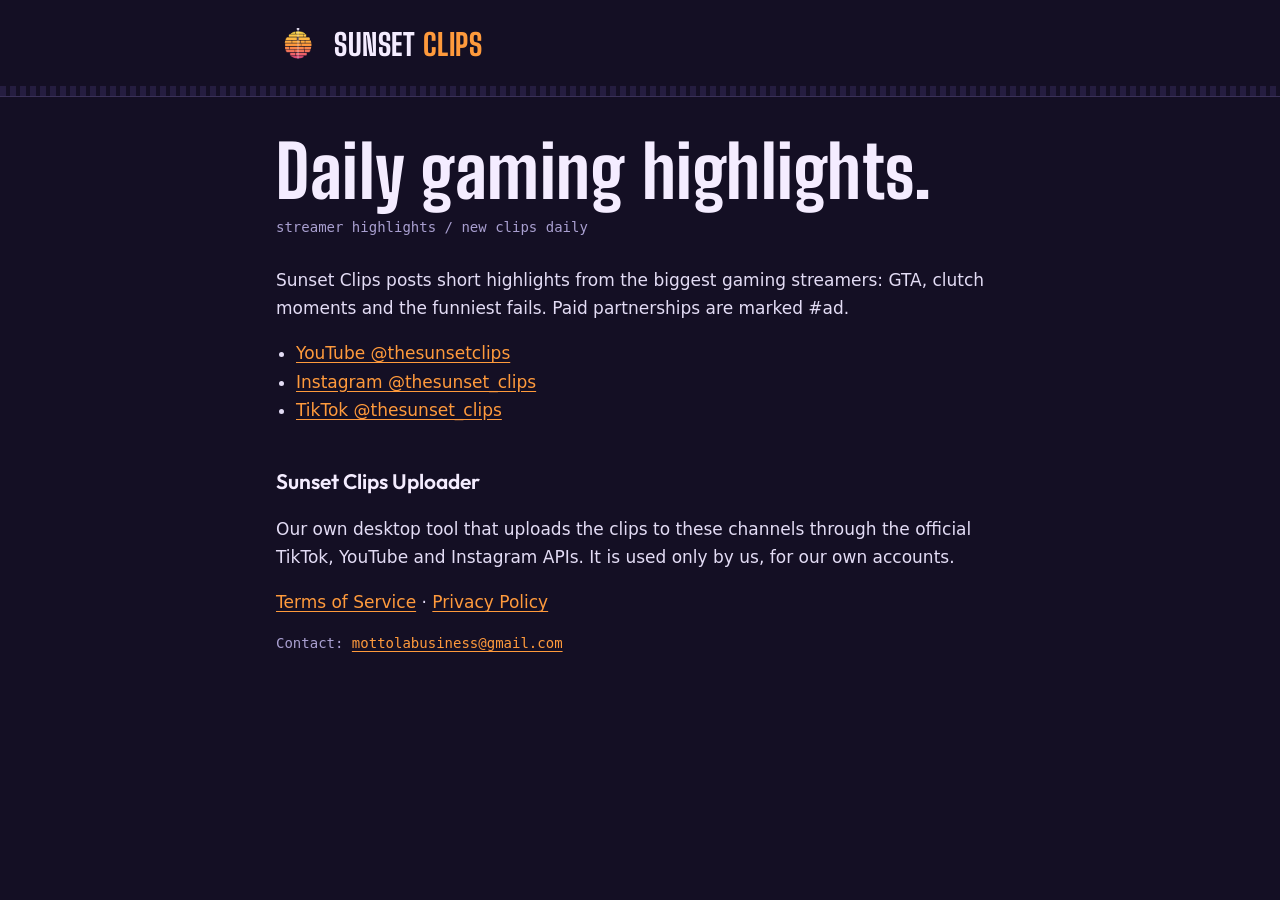
<file: index.html>
<!doctype html>
<html lang="en">
<head>
<meta charset="utf-8">
<meta name="viewport" content="width=device-width, initial-scale=1">
<title>Sunset Clips</title>
<link rel="icon" href="icon.png">
<link rel="stylesheet" href="style.css">
</head>
<body>
<header><div class="bar"><img src="icon.png" alt=""><a href="./">SUNSET <span>CLIPS</span></a></div></header>
<main>
<h1>Daily gaming highlights.</h1>
<p class="meta">streamer highlights / new clips daily</p>
<p>Sunset Clips posts short highlights from the biggest gaming streamers: GTA, clutch moments and the funniest fails. Paid partnerships are marked #ad.</p>
<ul>
<li><a href="https://www.youtube.com/@thesunsetclips">YouTube @thesunsetclips</a></li>
<li><a href="https://www.instagram.com/thesunset_clips/">Instagram @thesunset_clips</a></li>
<li><a href="https://www.tiktok.com/@thesunset_clips">TikTok @thesunset_clips</a></li>
</ul>
<h2>Sunset Clips Uploader</h2>
<p>Our own desktop tool that uploads the clips to these channels through the official TikTok, YouTube and Instagram APIs. It is used only by us, for our own accounts.</p>
<p><a href="terms.html">Terms of Service</a> · <a href="privacy.html">Privacy Policy</a></p>
<p class="meta">Contact: <a href="mailto:mottolabusiness@gmail.com">mottolabusiness@gmail.com</a></p>
</main>
</body>
</html>
</file>
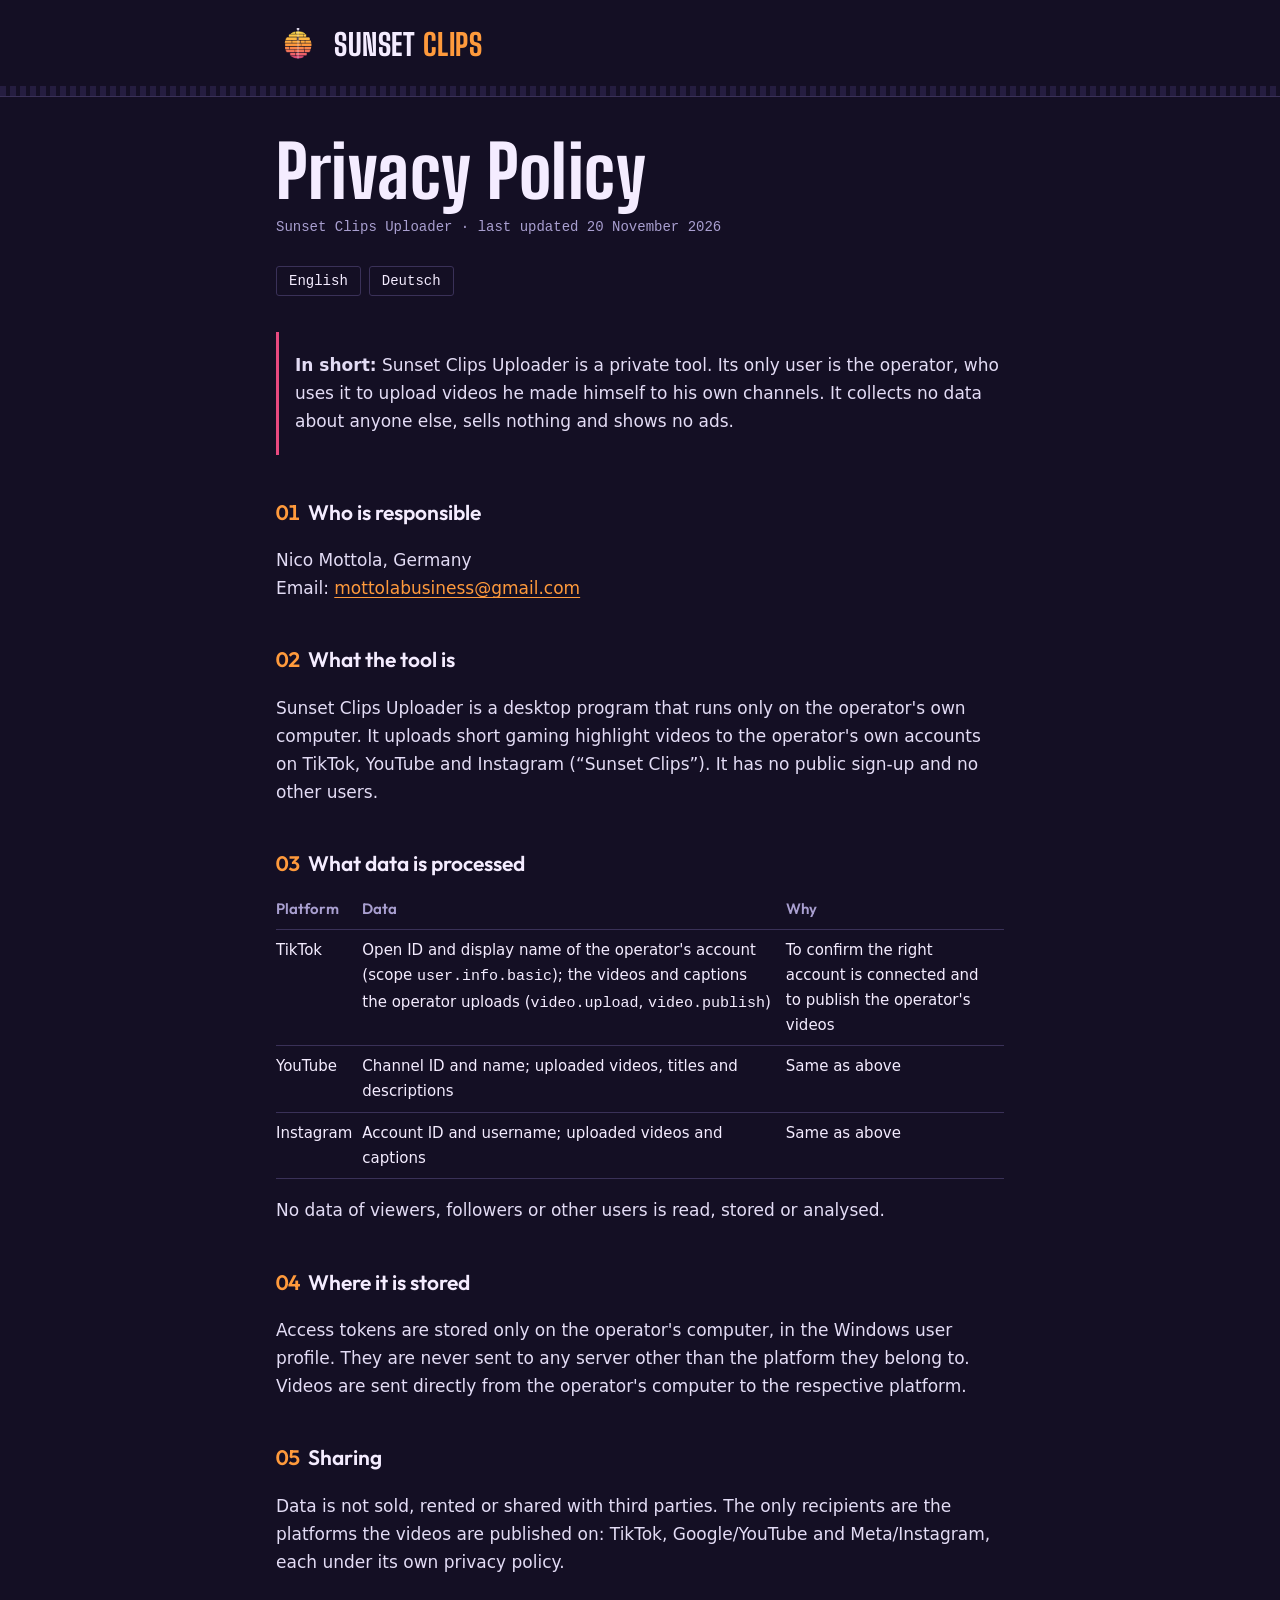
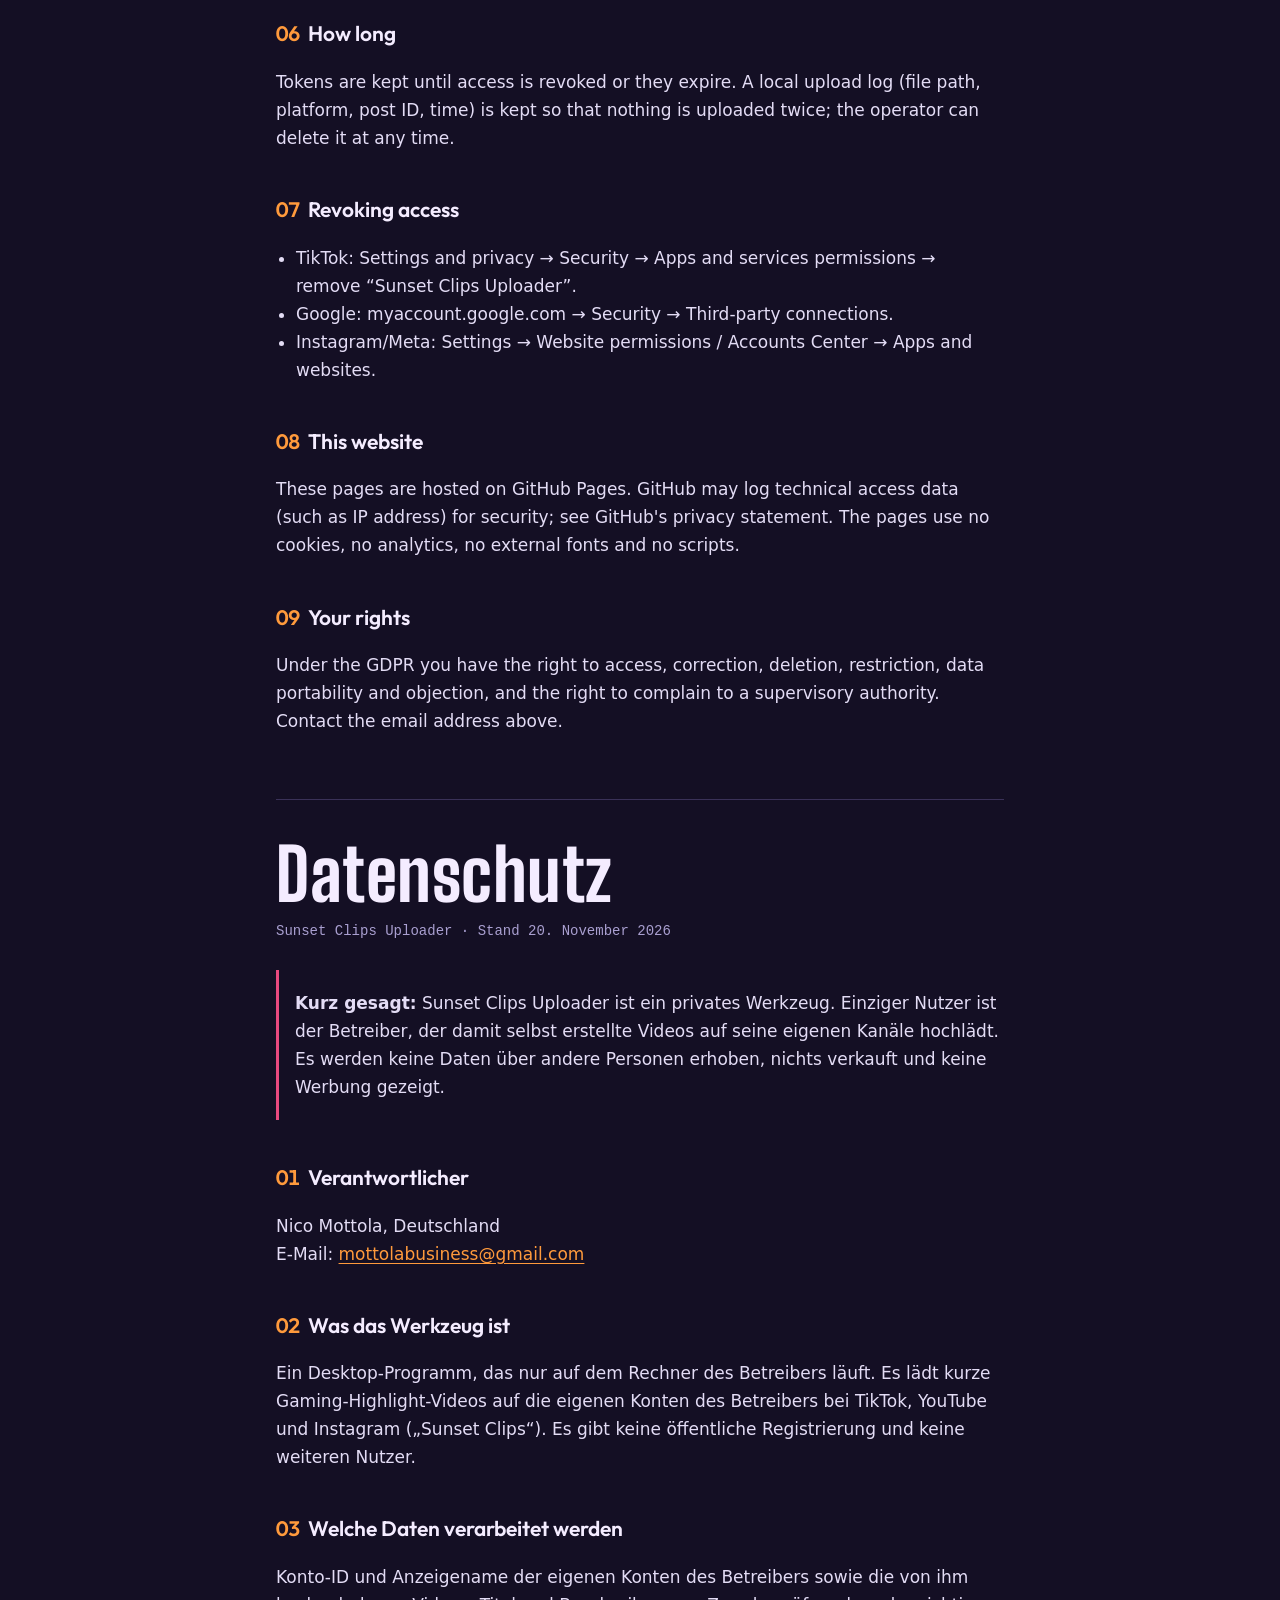
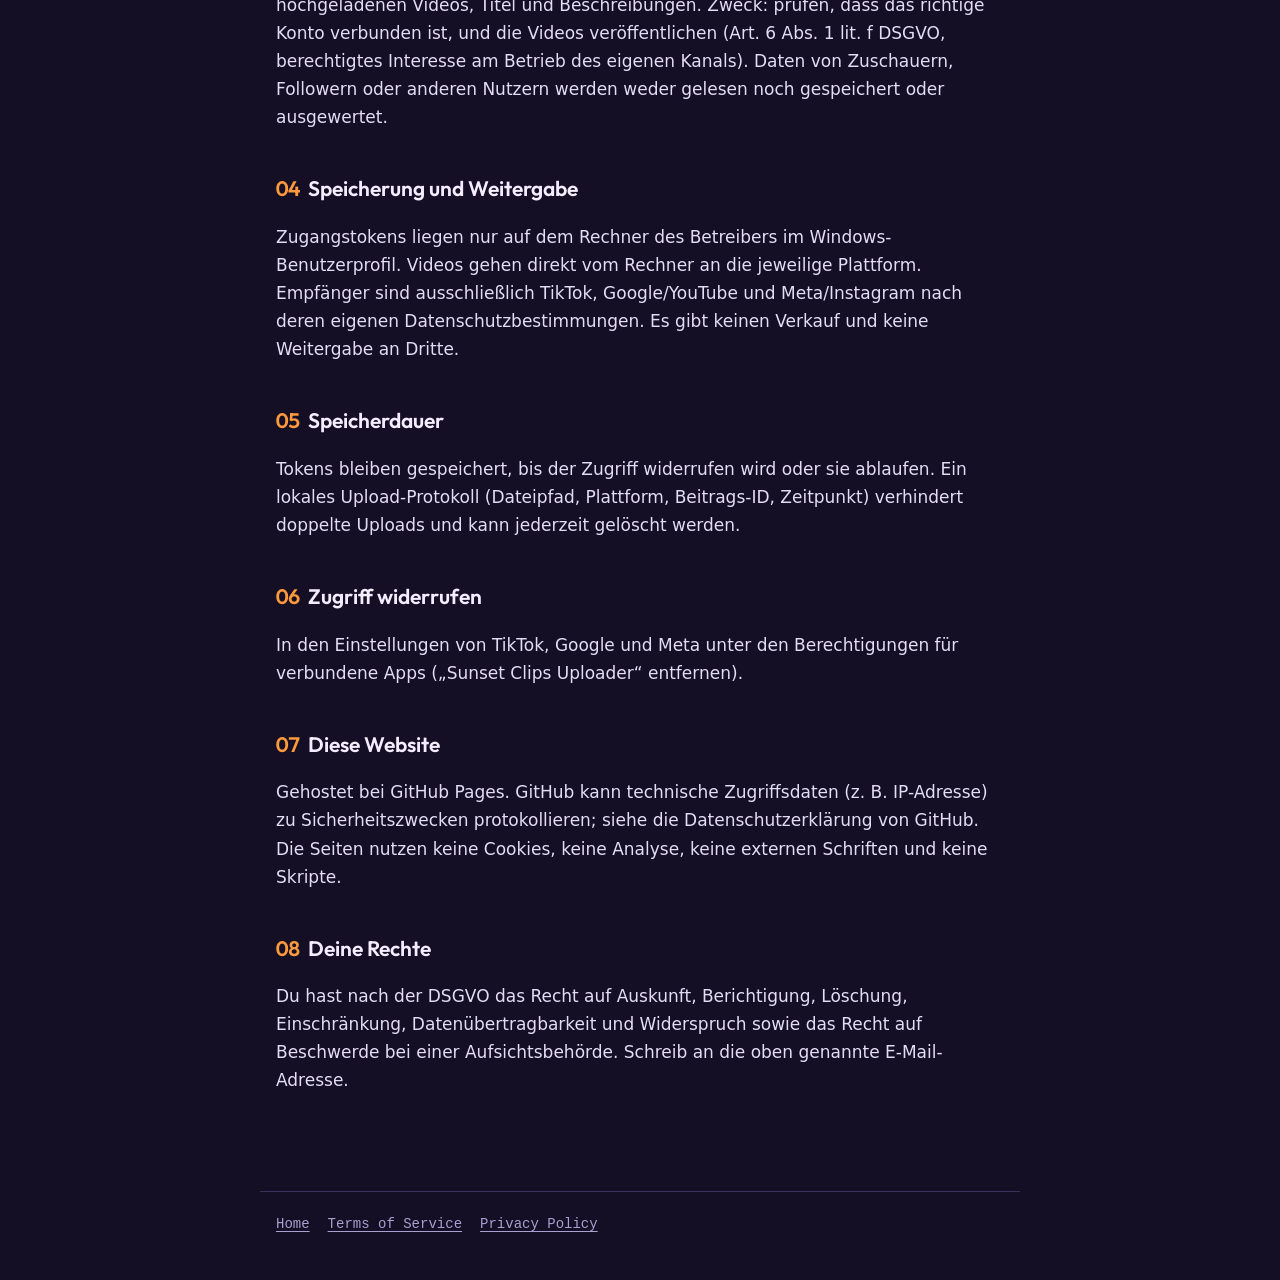
<file: privacy.html>
<!doctype html>
<html lang="en">
<head>
<meta charset="utf-8">
<meta name="viewport" content="width=device-width, initial-scale=1">
<title>Privacy Policy – Sunset Clips</title>
<link rel="icon" href="icon.png">
<link rel="stylesheet" href="style.css">
</head>
<body>
<header><div class="bar"><img src="icon.png" alt=""><a href="./">SUNSET <span>CLIPS</span></a></div></header>
<main>
<h1>Privacy Policy</h1>
<p class="meta">Sunset Clips Uploader · last updated 20 November 2026</p>
<nav class="lang"><a href="#en">English</a><a href="#de">Deutsch</a></nav>

<section id="en">
<div class="box"><p><strong>In short:</strong> Sunset Clips Uploader is a private tool. Its only user is the operator, who uses it to upload videos he made himself to his own channels. It collects no data about anyone else, sells nothing and shows no ads.</p></div>

<h2><span class="n">01</span>Who is responsible</h2>
<p>Nico Mottola, Germany<br>Email: <a href="mailto:mottolabusiness@gmail.com">mottolabusiness@gmail.com</a></p>

<h2><span class="n">02</span>What the tool is</h2>
<p>Sunset Clips Uploader is a desktop program that runs only on the operator's own computer. It uploads short gaming highlight videos to the operator's own accounts on TikTok, YouTube and Instagram (“Sunset Clips”). It has no public sign-up and no other users.</p>

<h2><span class="n">03</span>What data is processed</h2>
<table>
<tr><th>Platform</th><th>Data</th><th>Why</th></tr>
<tr><td>TikTok</td><td>Open ID and display name of the operator's account (scope <code>user.info.basic</code>); the videos and captions the operator uploads (<code>video.upload</code>, <code>video.publish</code>)</td><td>To confirm the right account is connected and to publish the operator's videos</td></tr>
<tr><td>YouTube</td><td>Channel ID and name; uploaded videos, titles and descriptions</td><td>Same as above</td></tr>
<tr><td>Instagram</td><td>Account ID and username; uploaded videos and captions</td><td>Same as above</td></tr>
</table>
<p>No data of viewers, followers or other users is read, stored or analysed.</p>

<h2><span class="n">04</span>Where it is stored</h2>
<p>Access tokens are stored only on the operator's computer, in the Windows user profile. They are never sent to any server other than the platform they belong to. Videos are sent directly from the operator's computer to the respective platform.</p>

<h2><span class="n">05</span>Sharing</h2>
<p>Data is not sold, rented or shared with third parties. The only recipients are the platforms the videos are published on: TikTok, Google/YouTube and Meta/Instagram, each under its own privacy policy.</p>

<h2><span class="n">06</span>How long</h2>
<p>Tokens are kept until access is revoked or they expire. A local upload log (file path, platform, post ID, time) is kept so that nothing is uploaded twice; the operator can delete it at any time.</p>

<h2><span class="n">07</span>Revoking access</h2>
<ul>
<li>TikTok: Settings and privacy → Security → Apps and services permissions → remove “Sunset Clips Uploader”.</li>
<li>Google: myaccount.google.com → Security → Third-party connections.</li>
<li>Instagram/Meta: Settings → Website permissions / Accounts Center → Apps and websites.</li>
</ul>

<h2><span class="n">08</span>This website</h2>
<p>These pages are hosted on GitHub Pages. GitHub may log technical access data (such as IP address) for security; see GitHub's privacy statement. The pages use no cookies, no analytics, no external fonts and no scripts.</p>

<h2><span class="n">09</span>Your rights</h2>
<p>Under the GDPR you have the right to access, correction, deletion, restriction, data portability and objection, and the right to complain to a supervisory authority. Contact the email address above.</p>
</section>

<hr>

<section id="de" lang="de">
<h1>Datenschutz</h1>
<p class="meta">Sunset Clips Uploader · Stand 20. November 2026</p>
<div class="box"><p><strong>Kurz gesagt:</strong> Sunset Clips Uploader ist ein privates Werkzeug. Einziger Nutzer ist der Betreiber, der damit selbst erstellte Videos auf seine eigenen Kanäle hochlädt. Es werden keine Daten über andere Personen erhoben, nichts verkauft und keine Werbung gezeigt.</p></div>

<h2><span class="n">01</span>Verantwortlicher</h2>
<p>Nico Mottola, Deutschland<br>E-Mail: <a href="mailto:mottolabusiness@gmail.com">mottolabusiness@gmail.com</a></p>

<h2><span class="n">02</span>Was das Werkzeug ist</h2>
<p>Ein Desktop-Programm, das nur auf dem Rechner des Betreibers läuft. Es lädt kurze Gaming-Highlight-Videos auf die eigenen Konten des Betreibers bei TikTok, YouTube und Instagram („Sunset Clips“). Es gibt keine öffentliche Registrierung und keine weiteren Nutzer.</p>

<h2><span class="n">03</span>Welche Daten verarbeitet werden</h2>
<p>Konto-ID und Anzeigename der eigenen Konten des Betreibers sowie die von ihm hochgeladenen Videos, Titel und Beschreibungen. Zweck: prüfen, dass das richtige Konto verbunden ist, und die Videos veröffentlichen (Art. 6 Abs. 1 lit. f DSGVO, berechtigtes Interesse am Betrieb des eigenen Kanals). Daten von Zuschauern, Followern oder anderen Nutzern werden weder gelesen noch gespeichert oder ausgewertet.</p>

<h2><span class="n">04</span>Speicherung und Weitergabe</h2>
<p>Zugangstokens liegen nur auf dem Rechner des Betreibers im Windows-Benutzerprofil. Videos gehen direkt vom Rechner an die jeweilige Plattform. Empfänger sind ausschließlich TikTok, Google/YouTube und Meta/Instagram nach deren eigenen Datenschutzbestimmungen. Es gibt keinen Verkauf und keine Weitergabe an Dritte.</p>

<h2><span class="n">05</span>Speicherdauer</h2>
<p>Tokens bleiben gespeichert, bis der Zugriff widerrufen wird oder sie ablaufen. Ein lokales Upload-Protokoll (Dateipfad, Plattform, Beitrags-ID, Zeitpunkt) verhindert doppelte Uploads und kann jederzeit gelöscht werden.</p>

<h2><span class="n">06</span>Zugriff widerrufen</h2>
<p>In den Einstellungen von TikTok, Google und Meta unter den Berechtigungen für verbundene Apps („Sunset Clips Uploader“ entfernen).</p>

<h2><span class="n">07</span>Diese Website</h2>
<p>Gehostet bei GitHub Pages. GitHub kann technische Zugriffsdaten (z. B. IP-Adresse) zu Sicherheitszwecken protokollieren; siehe die Datenschutzerklärung von GitHub. Die Seiten nutzen keine Cookies, keine Analyse, keine externen Schriften und keine Skripte.</p>

<h2><span class="n">08</span>Deine Rechte</h2>
<p>Du hast nach der DSGVO das Recht auf Auskunft, Berichtigung, Löschung, Einschränkung, Datenübertragbarkeit und Widerspruch sowie das Recht auf Beschwerde bei einer Aufsichtsbehörde. Schreib an die oben genannte E-Mail-Adresse.</p>
</section>
</main>
<footer><a href="./">Home</a><a href="terms.html">Terms of Service</a><a href="privacy.html">Privacy Policy</a></footer>
</body>
</html>
</file>
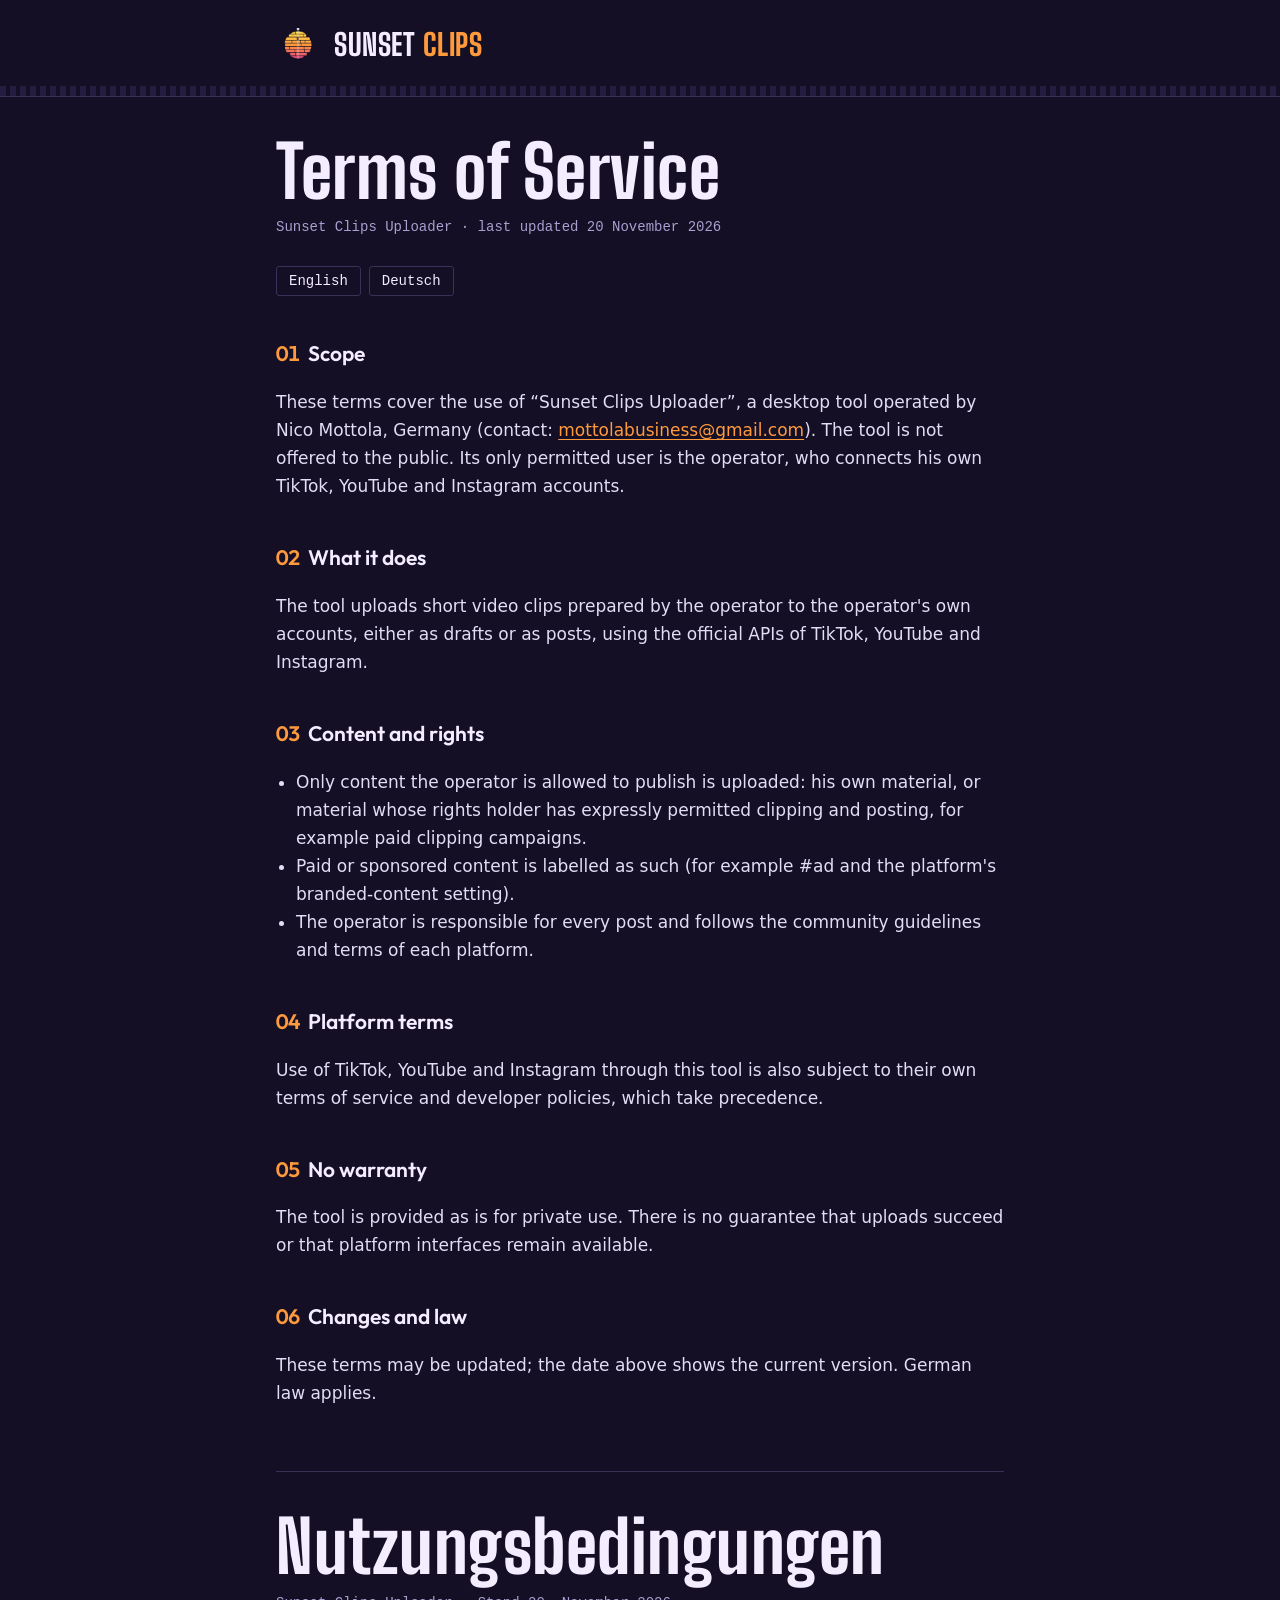
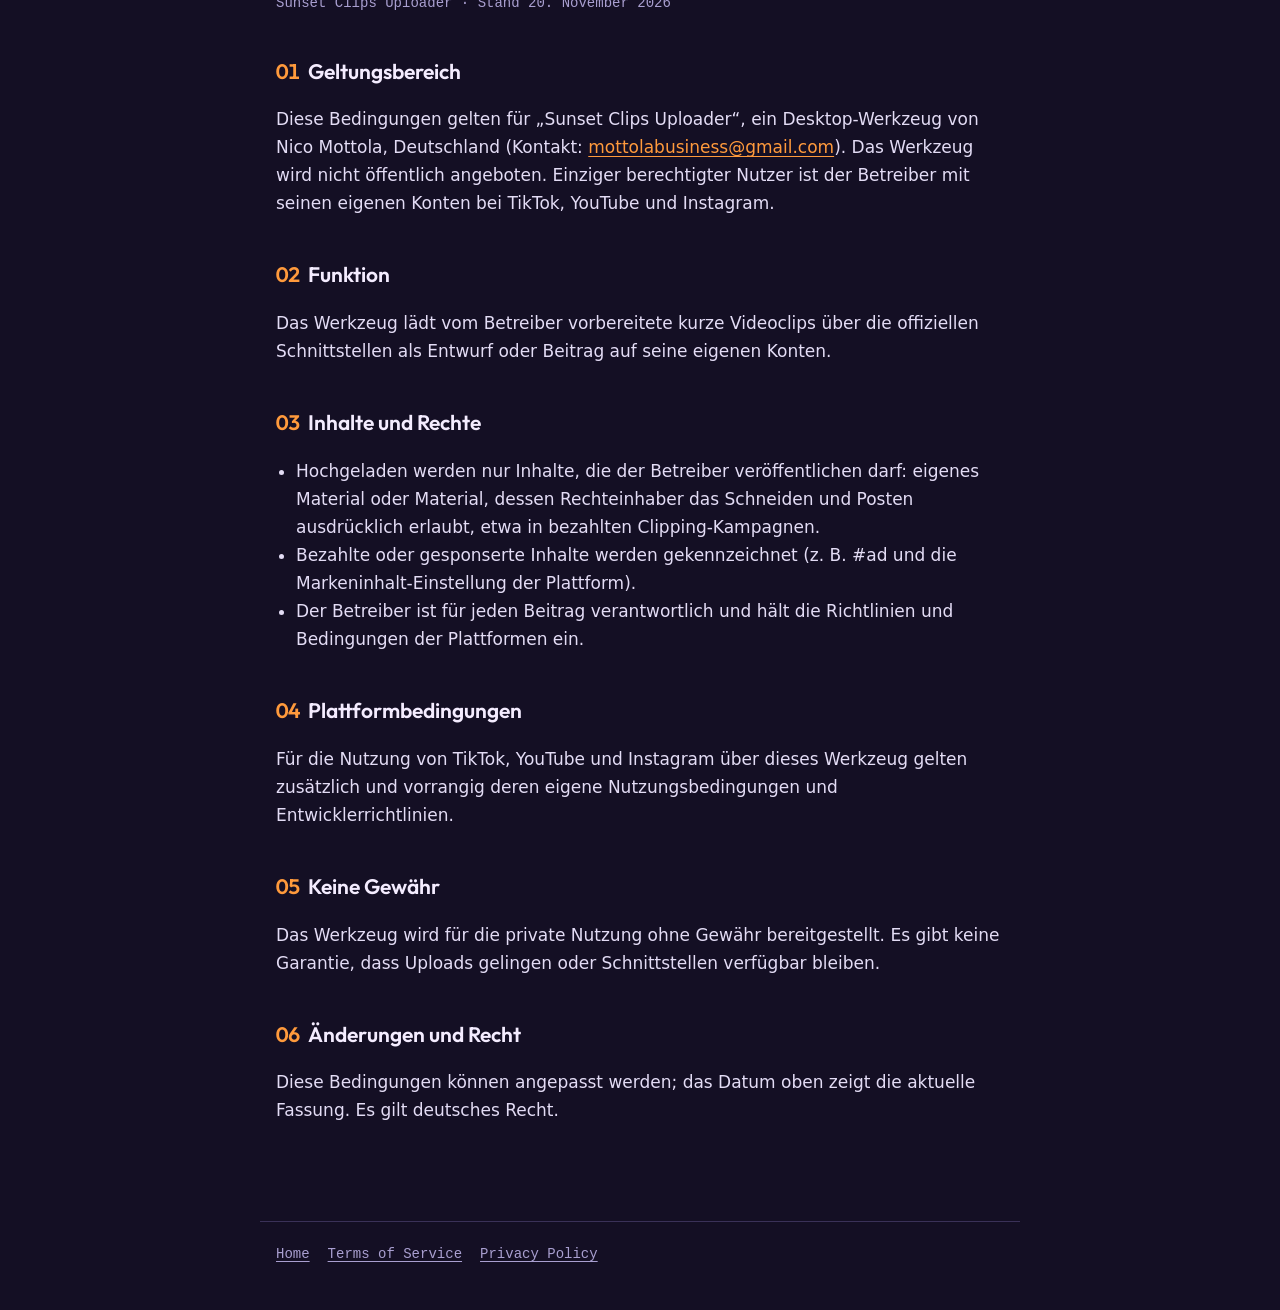
<file: terms.html>
<!doctype html>
<html lang="en">
<head>
<meta charset="utf-8">
<meta name="viewport" content="width=device-width, initial-scale=1">
<title>Terms of Service – Sunset Clips</title>
<link rel="icon" href="icon.png">
<link rel="stylesheet" href="style.css">
</head>
<body>
<header><div class="bar"><img src="icon.png" alt=""><a href="./">SUNSET <span>CLIPS</span></a></div></header>
<main>
<h1>Terms of Service</h1>
<p class="meta">Sunset Clips Uploader · last updated 20 November 2026</p>
<nav class="lang"><a href="#en">English</a><a href="#de">Deutsch</a></nav>

<section id="en">
<h2><span class="n">01</span>Scope</h2>
<p>These terms cover the use of “Sunset Clips Uploader”, a desktop tool operated by Nico Mottola, Germany (contact: <a href="mailto:mottolabusiness@gmail.com">mottolabusiness@gmail.com</a>). The tool is not offered to the public. Its only permitted user is the operator, who connects his own TikTok, YouTube and Instagram accounts.</p>

<h2><span class="n">02</span>What it does</h2>
<p>The tool uploads short video clips prepared by the operator to the operator's own accounts, either as drafts or as posts, using the official APIs of TikTok, YouTube and Instagram.</p>

<h2><span class="n">03</span>Content and rights</h2>
<ul>
<li>Only content the operator is allowed to publish is uploaded: his own material, or material whose rights holder has expressly permitted clipping and posting, for example paid clipping campaigns.</li>
<li>Paid or sponsored content is labelled as such (for example #ad and the platform's branded-content setting).</li>
<li>The operator is responsible for every post and follows the community guidelines and terms of each platform.</li>
</ul>

<h2><span class="n">04</span>Platform terms</h2>
<p>Use of TikTok, YouTube and Instagram through this tool is also subject to their own terms of service and developer policies, which take precedence.</p>

<h2><span class="n">05</span>No warranty</h2>
<p>The tool is provided as is for private use. There is no guarantee that uploads succeed or that platform interfaces remain available.</p>

<h2><span class="n">06</span>Changes and law</h2>
<p>These terms may be updated; the date above shows the current version. German law applies.</p>
</section>

<hr>

<section id="de" lang="de">
<h1>Nutzungsbedingungen</h1>
<p class="meta">Sunset Clips Uploader · Stand 20. November 2026</p>

<h2><span class="n">01</span>Geltungsbereich</h2>
<p>Diese Bedingungen gelten für „Sunset Clips Uploader“, ein Desktop-Werkzeug von Nico Mottola, Deutschland (Kontakt: <a href="mailto:mottolabusiness@gmail.com">mottolabusiness@gmail.com</a>). Das Werkzeug wird nicht öffentlich angeboten. Einziger berechtigter Nutzer ist der Betreiber mit seinen eigenen Konten bei TikTok, YouTube und Instagram.</p>

<h2><span class="n">02</span>Funktion</h2>
<p>Das Werkzeug lädt vom Betreiber vorbereitete kurze Videoclips über die offiziellen Schnittstellen als Entwurf oder Beitrag auf seine eigenen Konten.</p>

<h2><span class="n">03</span>Inhalte und Rechte</h2>
<ul>
<li>Hochgeladen werden nur Inhalte, die der Betreiber veröffentlichen darf: eigenes Material oder Material, dessen Rechteinhaber das Schneiden und Posten ausdrücklich erlaubt, etwa in bezahlten Clipping-Kampagnen.</li>
<li>Bezahlte oder gesponserte Inhalte werden gekennzeichnet (z. B. #ad und die Markeninhalt-Einstellung der Plattform).</li>
<li>Der Betreiber ist für jeden Beitrag verantwortlich und hält die Richtlinien und Bedingungen der Plattformen ein.</li>
</ul>

<h2><span class="n">04</span>Plattformbedingungen</h2>
<p>Für die Nutzung von TikTok, YouTube und Instagram über dieses Werkzeug gelten zusätzlich und vorrangig deren eigene Nutzungsbedingungen und Entwicklerrichtlinien.</p>

<h2><span class="n">05</span>Keine Gewähr</h2>
<p>Das Werkzeug wird für die private Nutzung ohne Gewähr bereitgestellt. Es gibt keine Garantie, dass Uploads gelingen oder Schnittstellen verfügbar bleiben.</p>

<h2><span class="n">06</span>Änderungen und Recht</h2>
<p>Diese Bedingungen können angepasst werden; das Datum oben zeigt die aktuelle Fassung. Es gilt deutsches Recht.</p>
</section>
</main>
<footer><a href="./">Home</a><a href="terms.html">Terms of Service</a><a href="privacy.html">Privacy Policy</a></footer>
</body>
</html>
</file>
<file: style.css>
/* Sunset Clips – Rechtstexte. Keine externen Schriften, keine Skripte, keine Tracker. */
@font-face { font-family: "Big Shoulders"; src: url("fonts/big-shoulders-display-latin-800-normal.ttf") format("truetype"); font-weight: 800; font-display: swap; }
@font-face { font-family: "Outfit"; src: url("fonts/outfit-latin-600-normal.ttf") format("truetype"); font-weight: 600; font-display: swap; }

:root {
  --night: #140f24;
  --track: #251d40;
  --ink: #f4ecff;
  --muted: #a99fd0;
  --sun: #ff9a3c;
  --pink: #e9497f;
  --line: #3a3158;
}

* { box-sizing: border-box; }
html { background: var(--night); color: var(--ink); }
body {
  margin: 0;
  font: 17px/1.65 system-ui, -apple-system, "Segoe UI", Roboto, sans-serif;
  -webkit-text-size-adjust: 100%;
}

/* Kopf: Sonne + Name auf einer Schnittspur, wie im Banner */
header {
  border-bottom: 1px solid var(--line);
  background:
    repeating-linear-gradient(90deg, transparent 0 6px, var(--night) 6px 10px),
    linear-gradient(var(--track), var(--track));
  background-size: 100% 10px, 100% 10px;
  background-position: 0 100%, 0 100%;
  background-repeat: no-repeat;
}
.bar { max-width: 760px; margin: 0 auto; padding: 22px 16px 30px; display: flex; align-items: center; gap: 14px; }
.bar img { width: 44px; height: 44px; border-radius: 50%; }
.bar a { color: var(--ink); text-decoration: none; font-family: "Big Shoulders", system-ui, sans-serif; font-weight: 800; font-size: 30px; letter-spacing: .5px; line-height: 1; }
.bar a span { color: var(--sun); }

main { max-width: 760px; margin: 0 auto; padding: 40px 16px 80px; }
h1 { font-family: "Big Shoulders", system-ui, sans-serif; font-weight: 800; font-size: clamp(44px, 9vw, 72px); line-height: .95; margin: 0 0 12px; letter-spacing: .5px; }
h2 { font-family: "Outfit", system-ui, sans-serif; font-weight: 600; font-size: 21px; margin: 40px 0 8px; }
h2 .n { color: var(--sun); font-variant-numeric: tabular-nums; margin-right: 8px; }
p, li { color: #e3dcf5; }
ul { padding-left: 20px; }
a { color: var(--sun); text-underline-offset: 3px; }
.meta { font: 14px/1.5 ui-monospace, "Cascadia Mono", Consolas, monospace; color: var(--muted); margin: 0 0 28px; }
.lang { display: flex; gap: 8px; margin: 0 0 36px; }
.lang a { font: 14px ui-monospace, Consolas, monospace; padding: 6px 12px; border: 1px solid var(--line); border-radius: 3px; text-decoration: none; color: var(--ink); }
.lang a:hover { border-color: var(--sun); }
.box { border-left: 3px solid var(--pink); padding: 2px 0 2px 16px; margin: 24px 0; }
hr { border: 0; border-top: 1px solid var(--line); margin: 64px 0 40px; }
table { border-collapse: collapse; width: 100%; font-size: 15px; }
td, th { text-align: left; padding: 8px 10px 8px 0; border-bottom: 1px solid var(--line); vertical-align: top; }
th { font-family: "Outfit", system-ui, sans-serif; font-weight: 600; color: var(--muted); }
footer { max-width: 760px; margin: 0 auto; padding: 24px 16px 48px; border-top: 1px solid var(--line); font: 14px ui-monospace, Consolas, monospace; color: var(--muted); }
footer a { color: var(--muted); margin-right: 18px; }
@media (max-width: 480px) { body { font-size: 16px; } td, th { display: block; padding: 4px 0; border: 0; } tr { display: block; padding: 8px 0; border-bottom: 1px solid var(--line); } }
</file>
